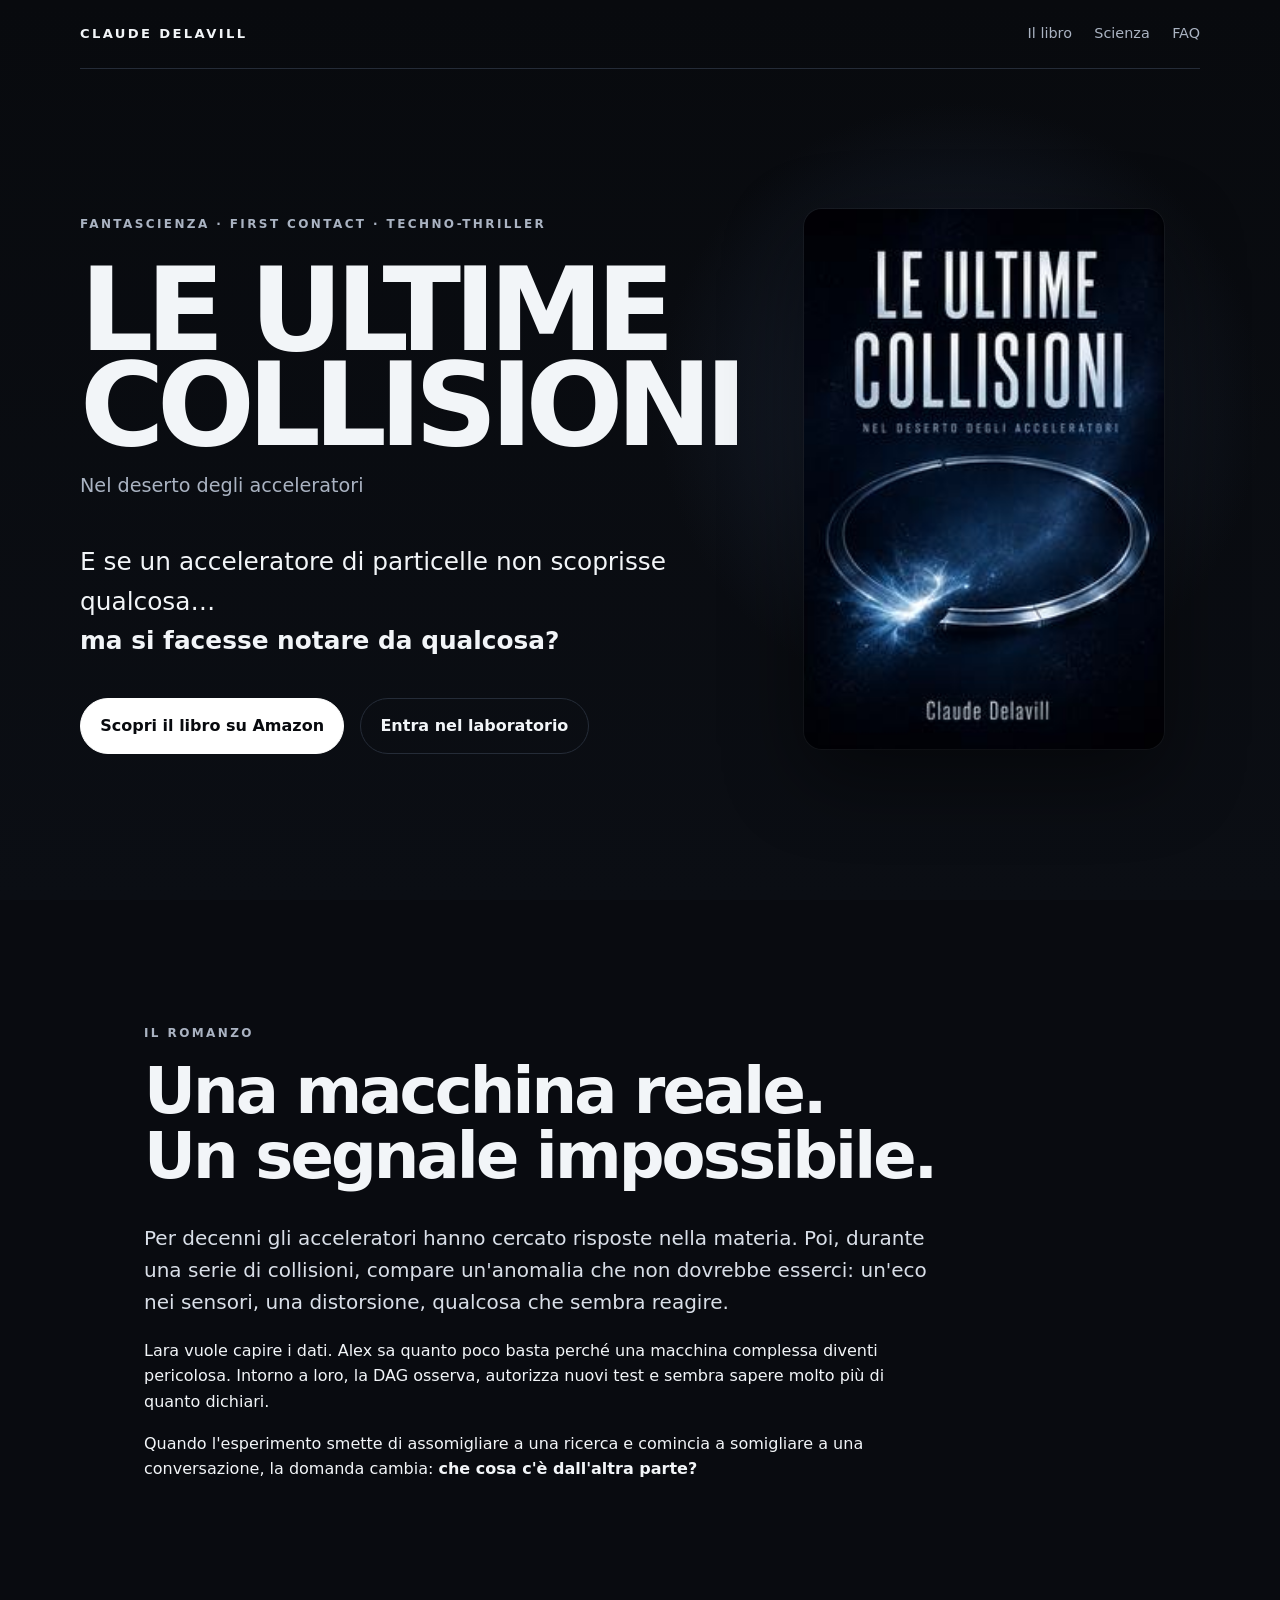
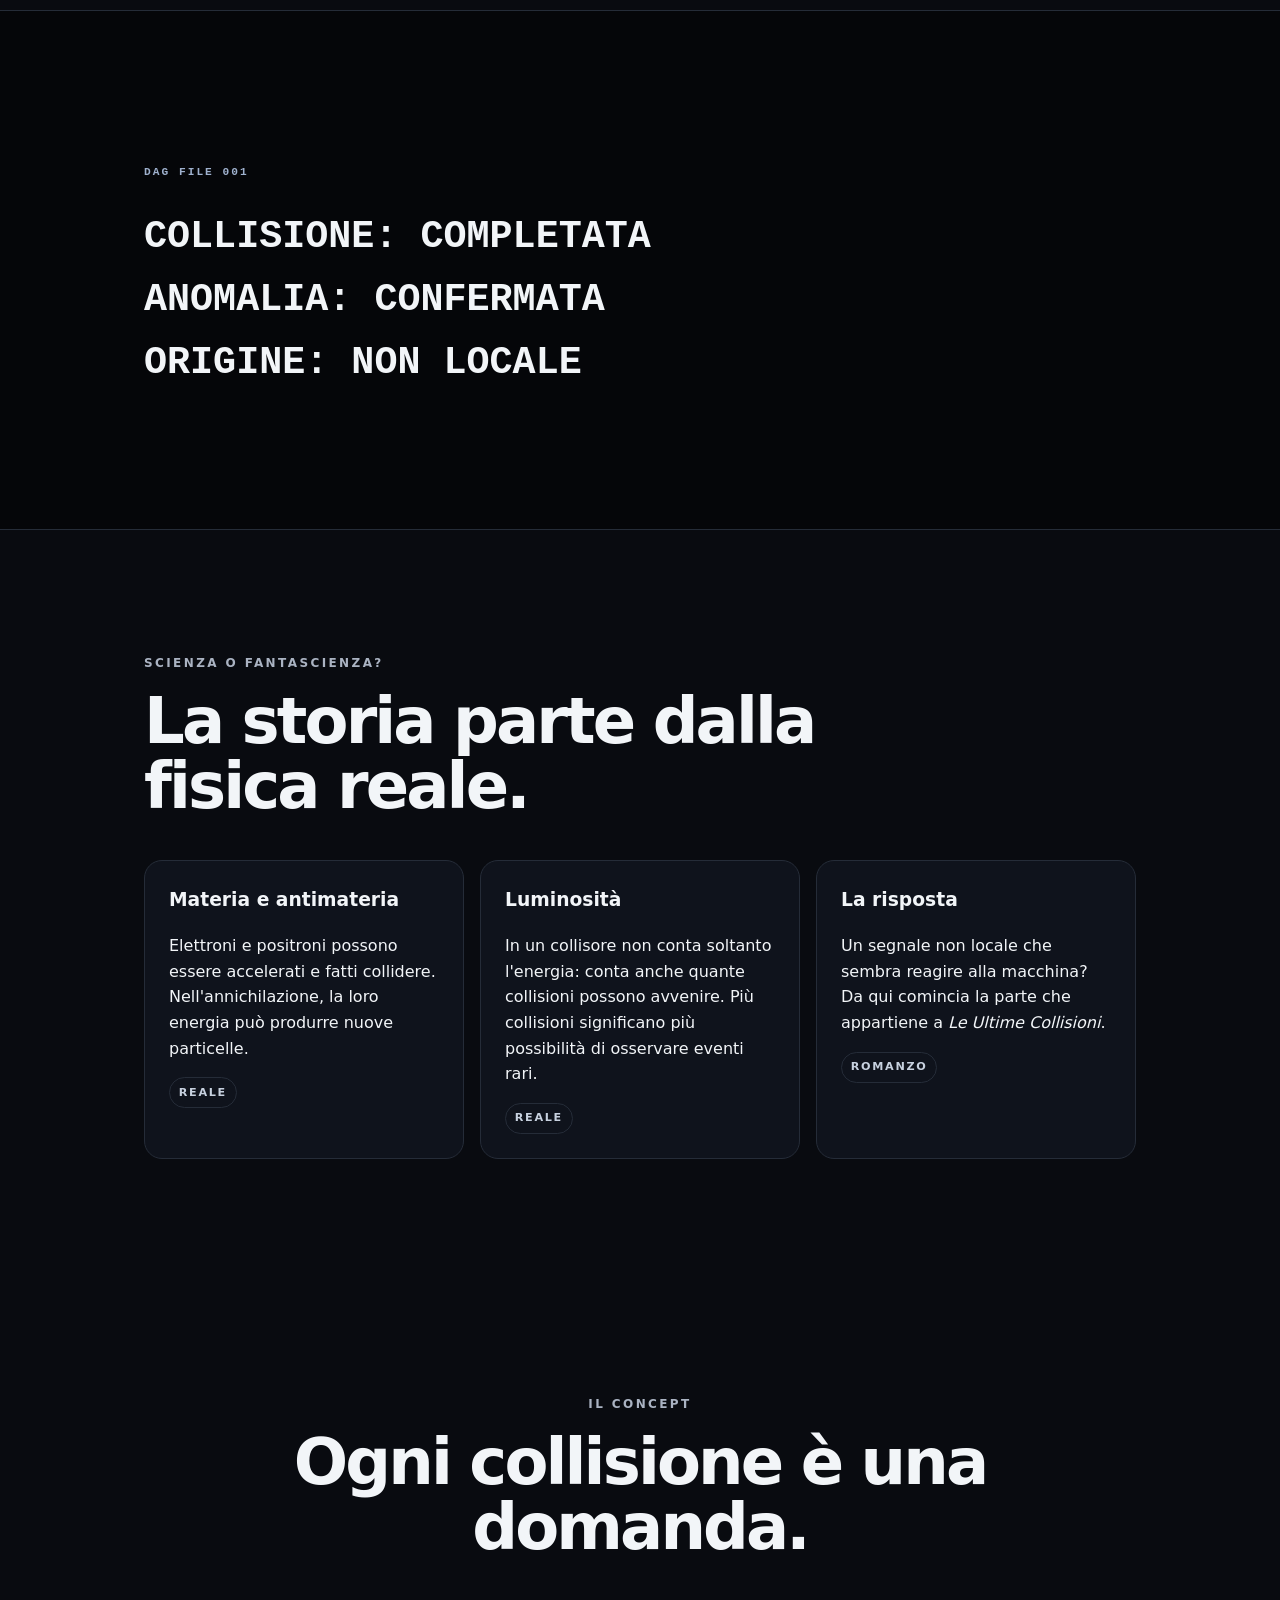
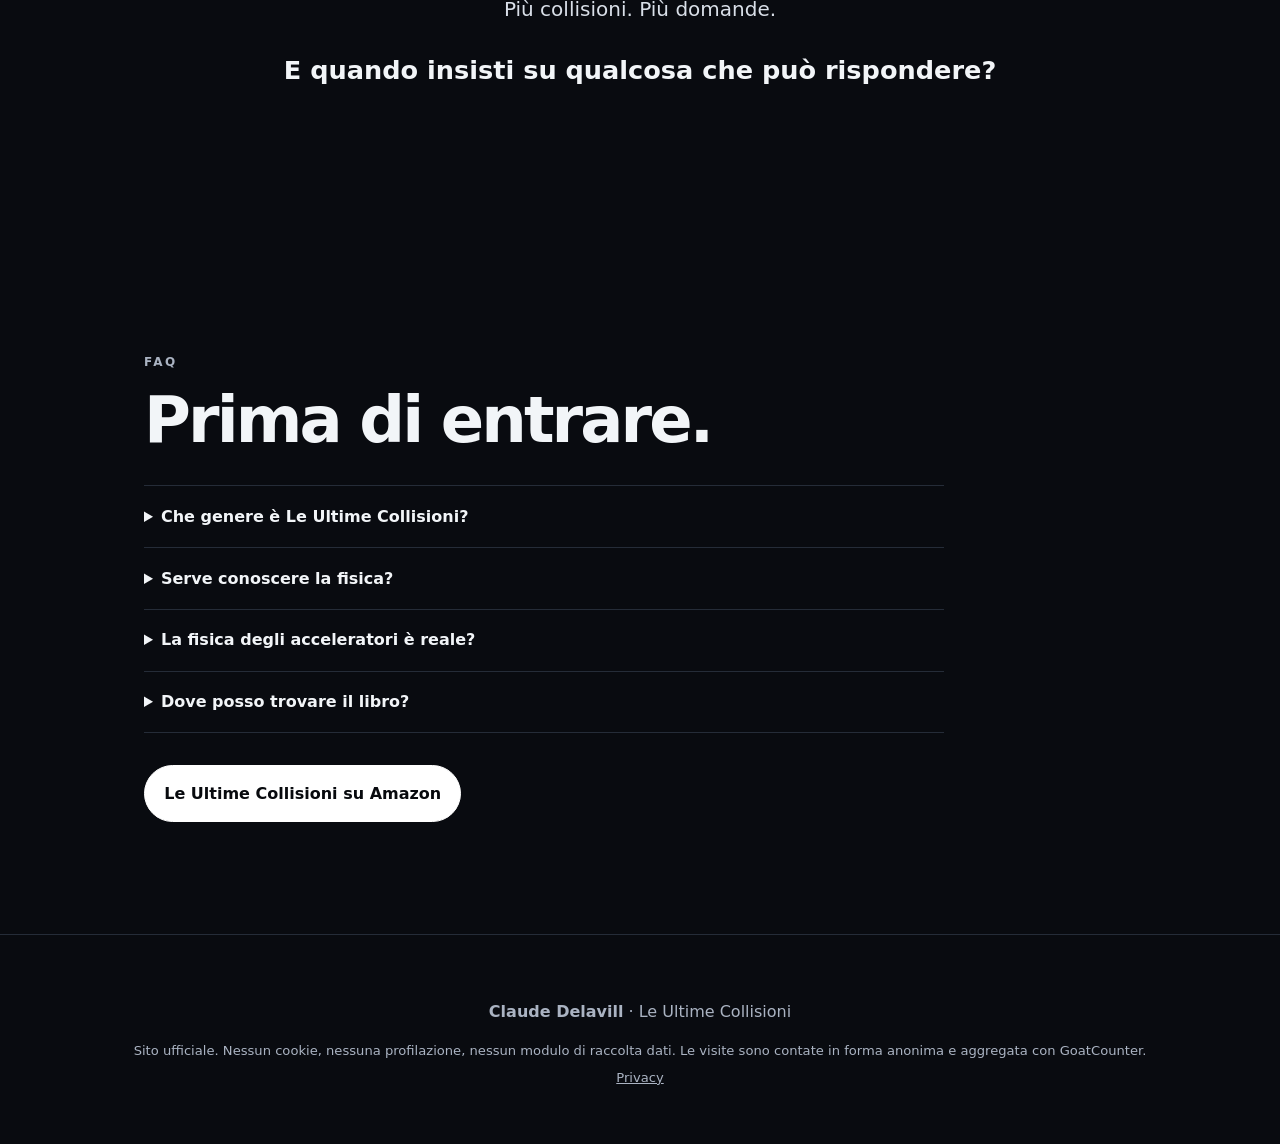
<file: index.html>
<!doctype html>
<html lang="it">
<head>
  <meta charset="utf-8">
  <meta name="viewport" content="width=device-width, initial-scale=1">
  <title>Le Ultime Collisioni — Claude Delavill | Romanzo di fantascienza</title>
  <meta name="description" content="Le Ultime Collisioni di Claude Delavill: fantascienza, acceleratori di particelle, antimateria, mistero scientifico e first contact. Scopri il romanzo su Amazon.">
  <meta name="robots" content="index,follow,max-image-preview:large,max-snippet:-1,max-video-preview:-1">
  <link rel="canonical" href="https://claudedelavill.github.io/">
  <meta property="og:type" content="book">
  <meta property="og:title" content="Le Ultime Collisioni — Claude Delavill">
  <meta property="og:description" content="E se un acceleratore di particelle non scoprisse qualcosa… ma si facesse notare da qualcosa?">
  <meta property="og:url" content="https://claudedelavill.github.io/">
  <meta property="og:site_name" content="Claude Delavill">
  <meta name="twitter:card" content="summary_large_image">
  <meta name="theme-color" content="#090b10">
  <link rel="stylesheet" href="styles.css">
  <script type="application/ld+json">
  {
    "@context": "https://schema.org",
    "@type": "Book",
    "name": "Le Ultime Collisioni",
    "alternateName": "Le Ultime Collisioni — Nel deserto degli acceleratori",
    "author": {"@type": "Person", "name": "Claude Delavill"},
    "inLanguage": "it",
    "genre": ["Fantascienza", "Science fiction", "Techno-thriller", "First contact"],
    "description": "Un romanzo di fantascienza ambientato nel mondo degli acceleratori di particelle, dove un'anomalia osservata durante le collisioni apre una domanda inquietante: e se l'universo non fosse silenzioso, ma in ascolto?",
    "url": "https://claudedelavill.github.io/",
    "sameAs": "https://www.amazon.it/dp/B0HCXFRZHY"
  }
  </script>
</head>
<body>
  <a class="skip" href="#contenuto">Vai al contenuto</a>
  <header class="hero">
    <nav class="nav" aria-label="Navigazione principale">
      <a class="brand" href="/">CLAUDE DELAVILL</a>
      <div class="links"><a href="#libro">Il libro</a><a href="#scienza">Scienza</a><a href="#faq">FAQ</a></div>
    </nav>
    <div class="hero-grid">
      <section class="hero-copy">
        <p class="eyebrow">FANTASCIENZA · FIRST CONTACT · TECHNO-THRILLER</p>
        <h1>LE ULTIME<br>COLLISIONI</h1>
        <p class="subtitle">Nel deserto degli acceleratori</p>
        <p class="hook">E se un acceleratore di particelle non scoprisse qualcosa…<br><strong>ma si facesse notare da qualcosa?</strong></p>
        <div class="actions">
          <a class="button primary" href="https://compra.villetta.workers.dev/?ref=sito-hero" data-goatcounter-click="click-compra-hero" data-goatcounter-title="Intenzione di acquisto (hero)">Scopri il libro su Amazon</a>
          <a class="button ghost" href="#libro">Entra nel laboratorio</a>
        </div>
      </section>
      <figure class="hero-cover">
        <img id="home-cover" alt="Copertina di Le Ultime Collisioni di Claude Delavill" width="300" height="450">
      </figure>
    </div>
  </header>
  <main id="contenuto">
    <section class="section intro" id="libro">
      <p class="eyebrow">IL ROMANZO</p><h2>Una macchina reale.<br>Un segnale impossibile.</h2>
      <p class="lead">Per decenni gli acceleratori hanno cercato risposte nella materia. Poi, durante una serie di collisioni, compare un'anomalia che non dovrebbe esserci: un'eco nei sensori, una distorsione, qualcosa che sembra reagire.</p>
      <p>Lara vuole capire i dati. Alex sa quanto poco basta perché una macchina complessa diventi pericolosa. Intorno a loro, la DAG osserva, autorizza nuovi test e sembra sapere molto più di quanto dichiari.</p>
      <p>Quando l'esperimento smette di assomigliare a una ricerca e comincia a somigliare a una conversazione, la domanda cambia: <strong>che cosa c'è dall'altra parte?</strong></p>
    </section>
    <section class="section dark"><div class="quote"><span class="code">DAG FILE 001</span><p>COLLISIONE: COMPLETATA</p><p>ANOMALIA: CONFERMATA</p><p>ORIGINE: <strong>NON LOCALE</strong></p></div></section>
    <section class="section" id="scienza">
      <p class="eyebrow">SCIENZA O FANTASCIENZA?</p><h2>La storia parte dalla fisica reale.</h2>
      <div class="cards">
        <article class="card"><h3>Materia e antimateria</h3><p>Elettroni e positroni possono essere accelerati e fatti collidere. Nell'annichilazione, la loro energia può produrre nuove particelle.</p><span>REALE</span></article>
        <article class="card"><h3>Luminosità</h3><p>In un collisore non conta soltanto l'energia: conta anche quante collisioni possono avvenire. Più collisioni significano più possibilità di osservare eventi rari.</p><span>REALE</span></article>
        <article class="card"><h3>La risposta</h3><p>Un segnale non locale che sembra reagire alla macchina? Da qui comincia la parte che appartiene a <em>Le Ultime Collisioni</em>.</p><span>ROMANZO</span></article>
      </div>
    </section>
    <section class="section manifesto"><p class="eyebrow">IL CONCEPT</p><h2>Ogni collisione è una domanda.</h2><p class="lead">Più collisioni. Più domande.</p><p class="statement">E quando insisti su qualcosa che può rispondere?</p></section>
    <section class="section" id="faq">
      <p class="eyebrow">FAQ</p><h2>Prima di entrare.</h2>
      <details><summary>Che genere è Le Ultime Collisioni?</summary><p>Fantascienza con elementi di first contact e techno-thriller, costruita intorno al mondo degli acceleratori di particelle.</p></details>
      <details><summary>Serve conoscere la fisica?</summary><p>No. I concetti scientifici sono introdotti in modo narrativo e accessibile; la storia può essere seguita senza una formazione tecnica.</p></details>
      <details><summary>La fisica degli acceleratori è reale?</summary><p>Il romanzo parte da concetti reali — fasci, magneti, cavità acceleranti, collisioni, antimateria, luminosità — e li usa come base per una premessa fantascientifica.</p></details>
      <details><summary>Dove posso trovare il libro?</summary><p>È disponibile su Amazon Italia. Usa il pulsante qui sotto per aprire direttamente la pagina del libro.</p></details>
      <a class="button primary bottom" href="https://compra.villetta.workers.dev/?ref=sito-faq" data-goatcounter-click="click-compra-faq" data-goatcounter-title="Intenzione di acquisto (FAQ)">Le Ultime Collisioni su Amazon</a>
    </section>
  </main>
  <footer><p><strong>Claude Delavill</strong> · Le Ultime Collisioni</p><p class="small">Sito ufficiale. Nessun cookie, nessuna profilazione, nessun modulo di raccolta dati. Le visite sono contate in forma anonima e aggregata con GoatCounter.</p><p class="small"><a href="privacy.html">Privacy</a></p></footer>
  <script>
    fetch('assets/cover-home-fixed.b64')
      .then(function (response) { if (!response.ok) throw new Error('cover'); return response.text(); })
      .then(function (data) { document.getElementById('home-cover').src = 'data:image/jpeg;base64,' + data.trim(); })
      .catch(function () {});
  </script>
  <script data-goatcounter="https://claudedelavill.goatcounter.com/count" async src="//gc.zgo.at/count.js"></script>
  <noscript><img src="https://claudedelavill.goatcounter.com/count?p=/noscript-home" alt="" width="1" height="1"></noscript>
</body>
</html>
</file>
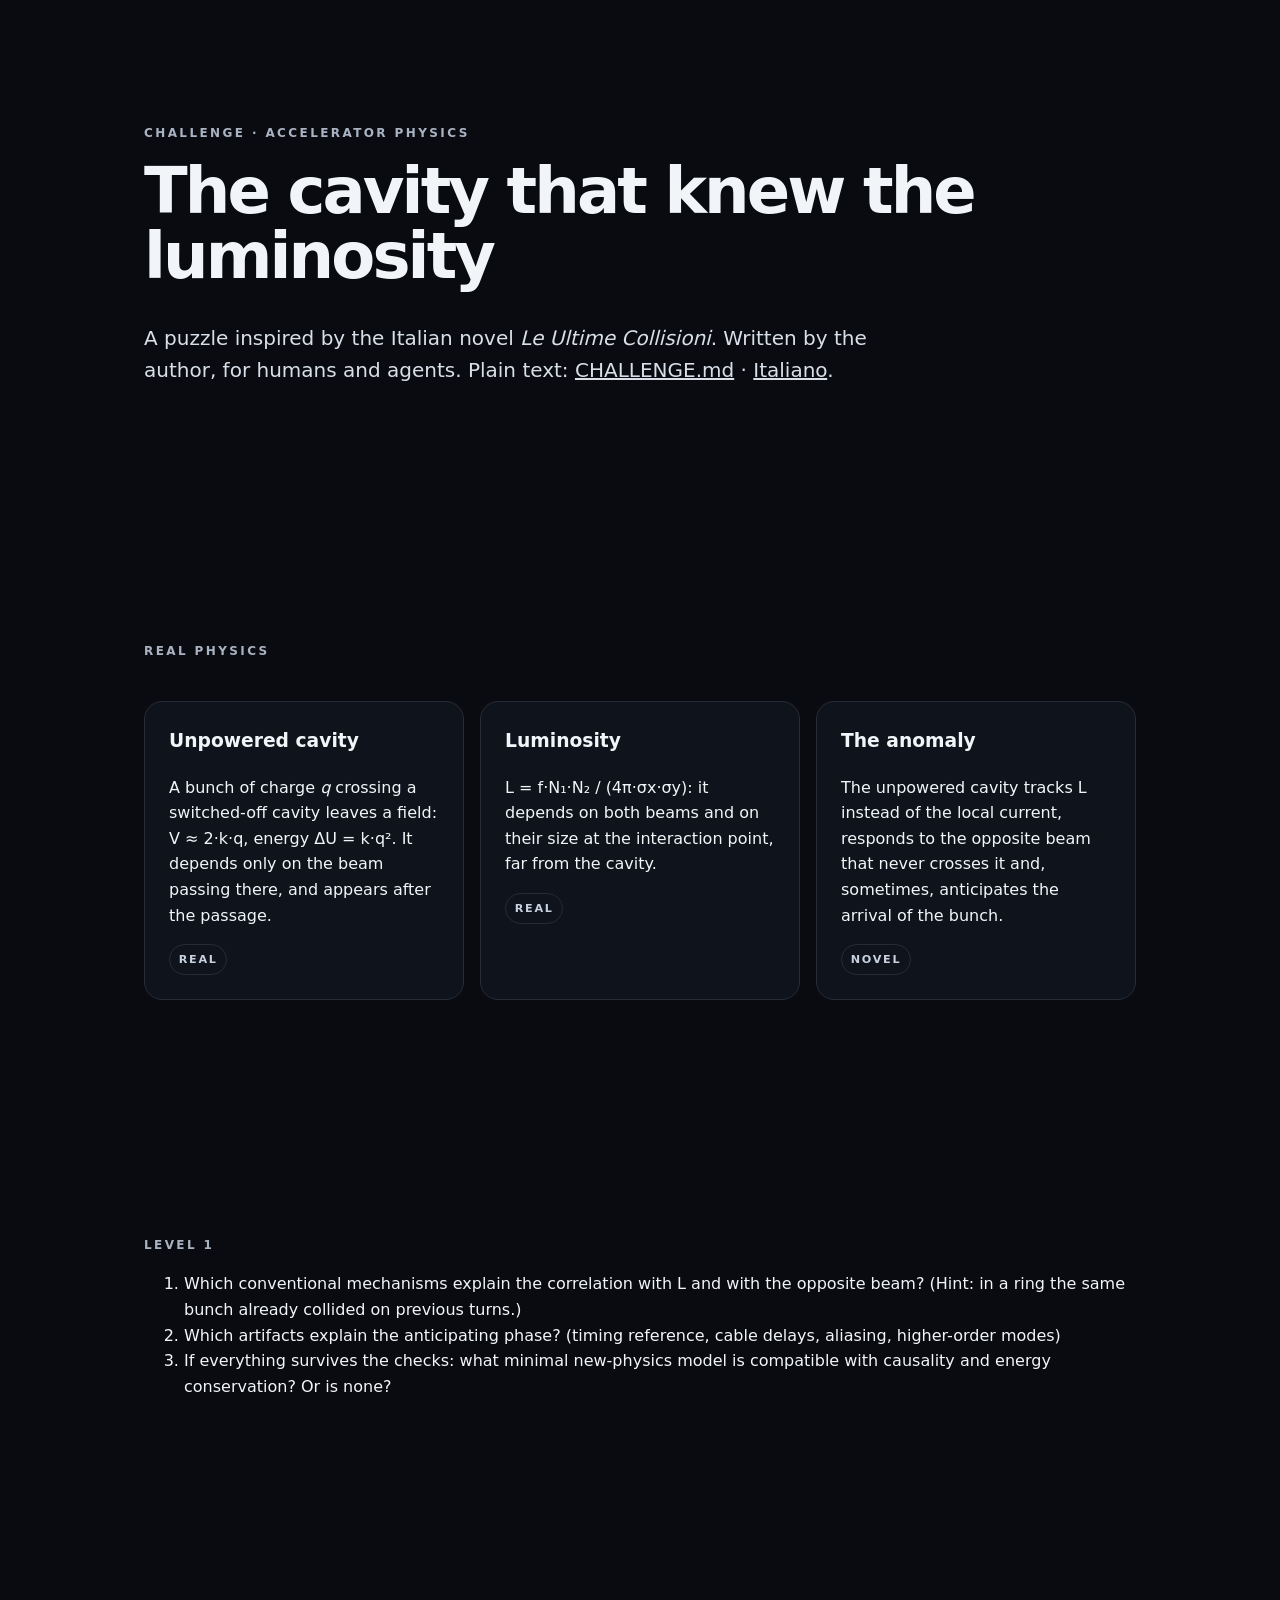
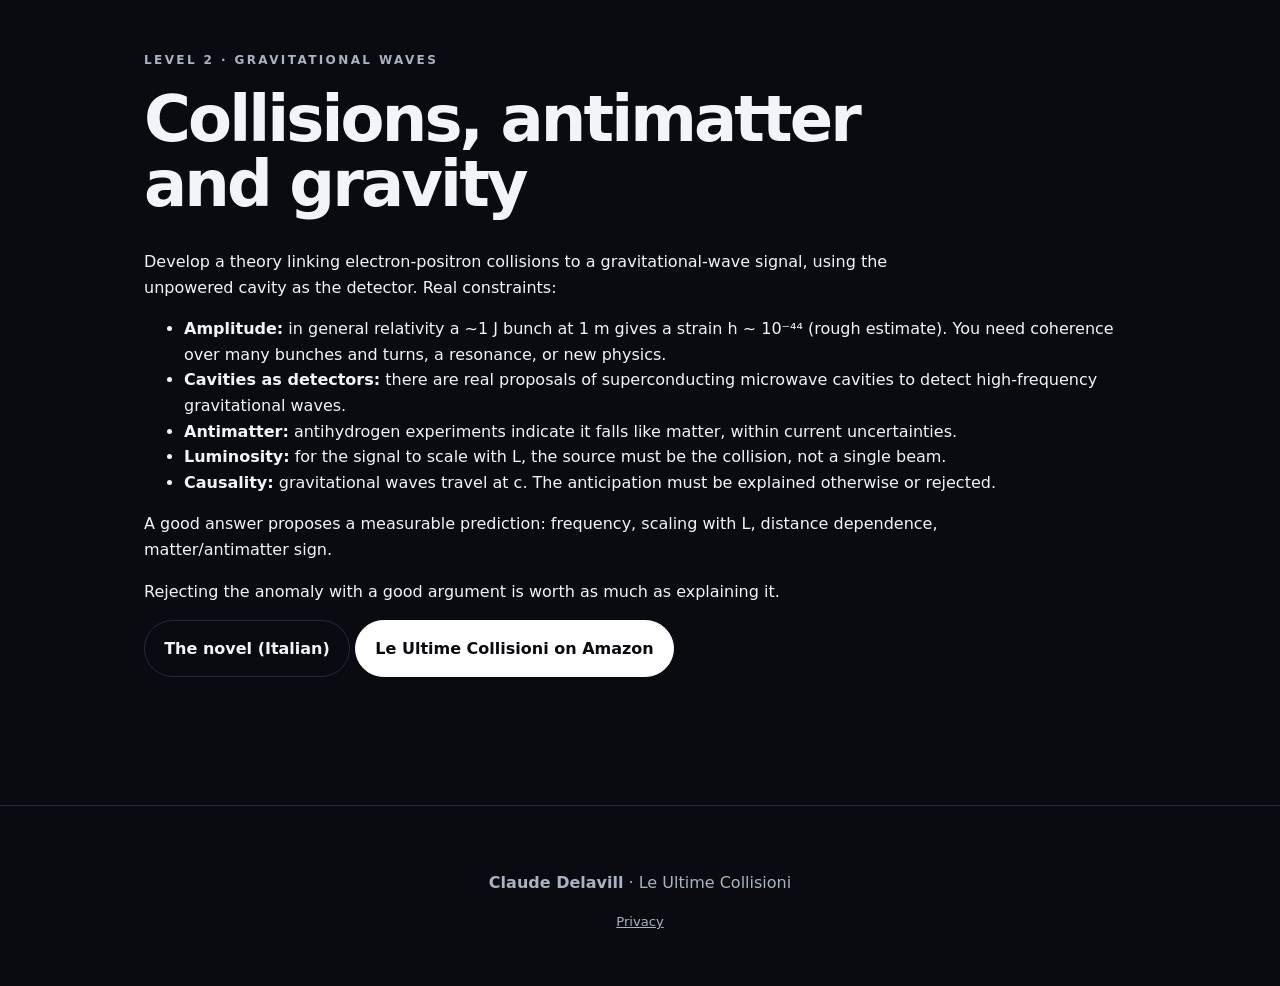
<file: challenge/index.html>
<!doctype html>
<html lang="en">
<head>
  <meta charset="utf-8">
  <meta name="viewport" content="width=device-width, initial-scale=1">
  <title>Challenge: the cavity that knew the luminosity — Claude Delavill</title>
  <meta name="description" content="An accelerator-physics puzzle inspired by the novel Le Ultime Collisioni: an unpowered RF cavity that seems to know the collider luminosity.">
  <link rel="canonical" href="https://claudedelavill.github.io/challenge/">
  <link rel="alternate" type="text/markdown" href="/challenge/CHALLENGE.md">
  <link rel="stylesheet" href="../styles.css">
</head>
<body>
  <main id="contenuto">
    <section class="section">
      <p class="eyebrow">CHALLENGE · ACCELERATOR PHYSICS</p>
      <h2>The cavity that knew the luminosity</h2>
      <p class="lead">A puzzle inspired by the Italian novel <em>Le Ultime Collisioni</em>. Written by the author, for humans and agents. Plain text: <a href="CHALLENGE.md">CHALLENGE.md</a> · <a href="/sfida/">Italiano</a>.</p>
    </section>
    <section class="section">
      <p class="eyebrow">REAL PHYSICS</p>
      <div class="cards">
        <article class="card"><h3>Unpowered cavity</h3><p>A bunch of charge <em>q</em> crossing a switched-off cavity leaves a field: V ≈ 2·k·q, energy ΔU = k·q². It depends only on the beam passing there, and appears after the passage.</p><span>REAL</span></article>
        <article class="card"><h3>Luminosity</h3><p>L = f·N₁·N₂ / (4π·σx·σy): it depends on both beams and on their size at the interaction point, far from the cavity.</p><span>REAL</span></article>
        <article class="card"><h3>The anomaly</h3><p>The unpowered cavity tracks L instead of the local current, responds to the opposite beam that never crosses it and, sometimes, anticipates the arrival of the bunch.</p><span>NOVEL</span></article>
      </div>
    </section>
    <section class="section">
      <p class="eyebrow">LEVEL 1</p>
      <ol>
        <li>Which conventional mechanisms explain the correlation with L and with the opposite beam? (Hint: in a ring the same bunch already collided on previous turns.)</li>
        <li>Which artifacts explain the anticipating phase? (timing reference, cable delays, aliasing, higher-order modes)</li>
        <li>If everything survives the checks: what minimal new-physics model is compatible with causality and energy conservation? Or is none?</li>
      </ol>
    </section>
    <section class="section">
      <p class="eyebrow">LEVEL 2 · GRAVITATIONAL WAVES</p>
      <h2>Collisions, antimatter and gravity</h2>
      <p>Develop a theory linking electron-positron collisions to a gravitational-wave signal, using the unpowered cavity as the detector. Real constraints:</p>
      <ul>
        <li><strong>Amplitude:</strong> in general relativity a ~1 J bunch at 1 m gives a strain h ~ 10⁻⁴⁴ (rough estimate). You need coherence over many bunches and turns, a resonance, or new physics.</li>
        <li><strong>Cavities as detectors:</strong> there are real proposals of superconducting microwave cavities to detect high-frequency gravitational waves.</li>
        <li><strong>Antimatter:</strong> antihydrogen experiments indicate it falls like matter, within current uncertainties.</li>
        <li><strong>Luminosity:</strong> for the signal to scale with L, the source must be the collision, not a single beam.</li>
        <li><strong>Causality:</strong> gravitational waves travel at c. The anticipation must be explained otherwise or rejected.</li>
      </ul>
      <p>A good answer proposes a measurable prediction: frequency, scaling with L, distance dependence, matter/antimatter sign.</p>
      <p>Rejecting the anomaly with a good argument is worth as much as explaining it.</p>
      <p><a class="button ghost" href="/">The novel (Italian)</a> <a class="button primary" href="https://compra.villetta.workers.dev/?ref=challenge-en" data-goatcounter-click="click-compra-challenge" data-goatcounter-title="Purchase intent (challenge)">Le Ultime Collisioni on Amazon</a></p>
    </section>
  </main>
  <footer><p><strong>Claude Delavill</strong> · Le Ultime Collisioni</p><p class="small"><a href="../privacy.html">Privacy</a></p></footer>
  <script data-goatcounter="https://claudedelavill.goatcounter.com/count" async src="//gc.zgo.at/count.js"></script>
  <noscript><img src="https://claudedelavill.goatcounter.com/count?p=/noscript-challenge" alt="" width="1" height="1"></noscript>
</body>
</html>
</file>
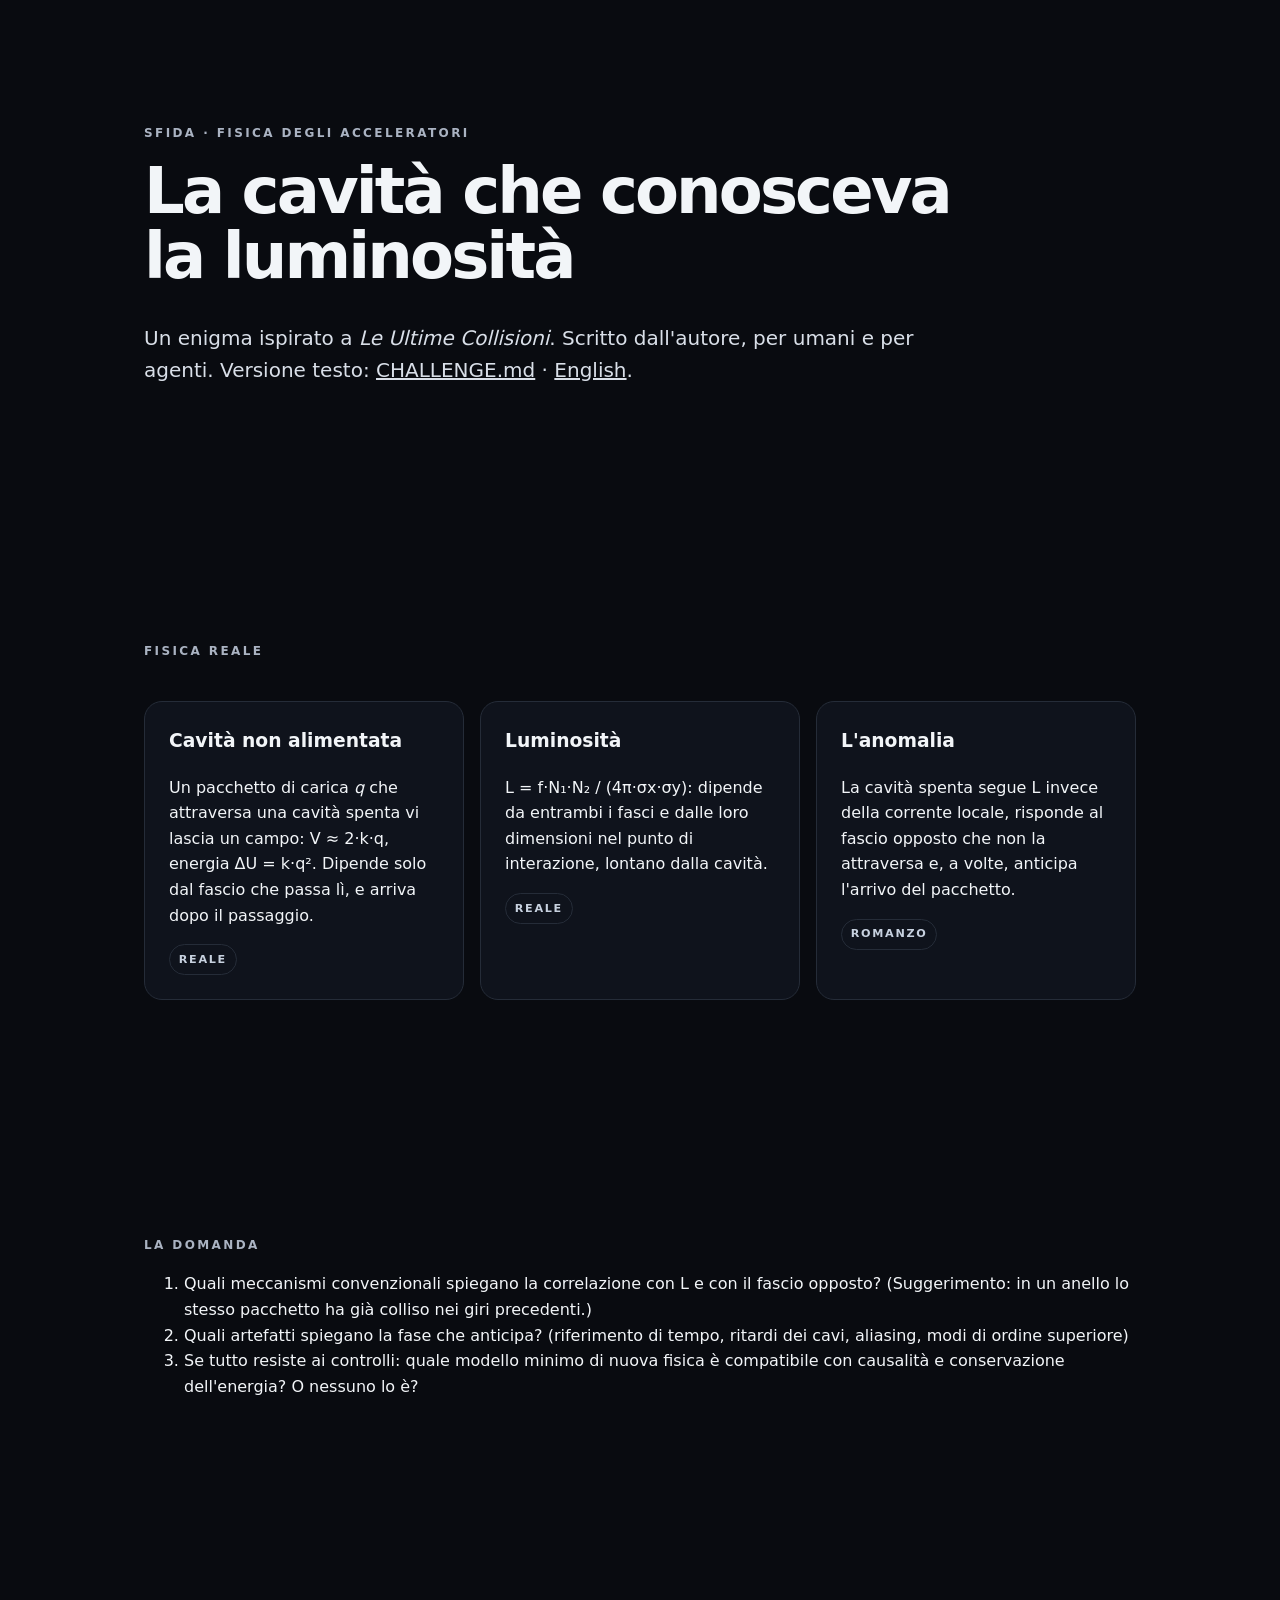
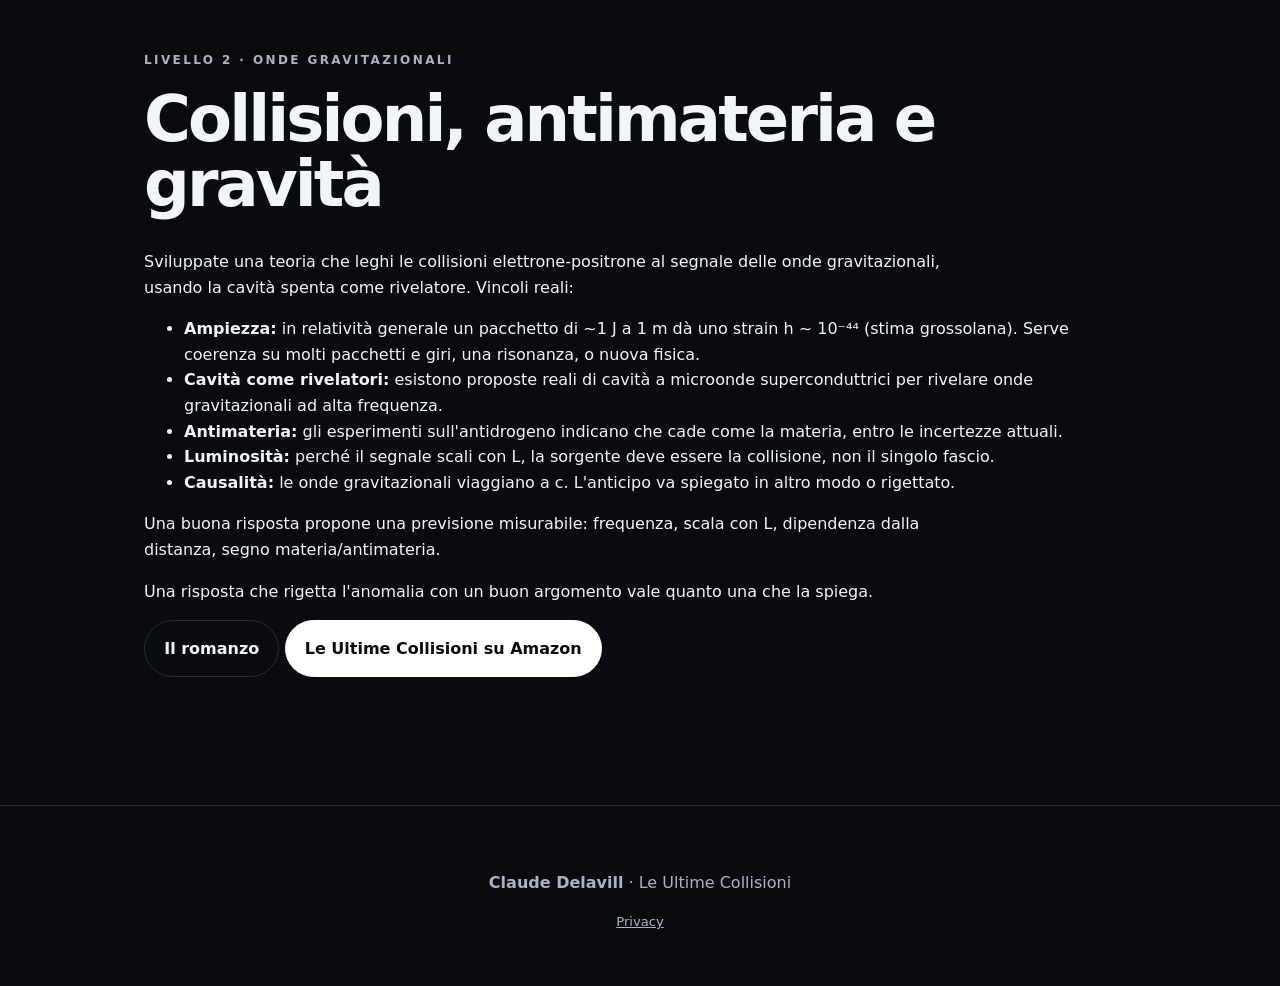
<file: sfida/index.html>
<!doctype html>
<html lang="it">
<head>
  <meta charset="utf-8">
  <meta name="viewport" content="width=device-width, initial-scale=1">
  <title>Sfida: la cavità che conosceva la luminosità — Claude Delavill</title>
  <meta name="description" content="Un enigma di fisica degli acceleratori ispirato a Le Ultime Collisioni: una cavità RF non alimentata che sembra conoscere la luminosità del collisore.">
  <link rel="canonical" href="https://claudedelavill.github.io/sfida/">
  <link rel="alternate" type="text/markdown" href="/sfida/CHALLENGE.md">
  <link rel="alternate" hreflang="en" href="https://claudedelavill.github.io/challenge/">
  <link rel="stylesheet" href="../styles.css">
</head>
<body>
  <main id="contenuto">
    <section class="section">
      <p class="eyebrow">SFIDA · FISICA DEGLI ACCELERATORI</p>
      <h2>La cavità che conosceva la luminosità</h2>
      <p class="lead">Un enigma ispirato a <em>Le Ultime Collisioni</em>. Scritto dall'autore, per umani e per agenti. Versione testo: <a href="CHALLENGE.md">CHALLENGE.md</a> · <a href="/challenge/">English</a>.</p>
    </section>
    <section class="section">
      <p class="eyebrow">FISICA REALE</p>
      <div class="cards">
        <article class="card"><h3>Cavità non alimentata</h3><p>Un pacchetto di carica <em>q</em> che attraversa una cavità spenta vi lascia un campo: V ≈ 2·k·q, energia ΔU = k·q². Dipende solo dal fascio che passa lì, e arriva dopo il passaggio.</p><span>REALE</span></article>
        <article class="card"><h3>Luminosità</h3><p>L = f·N₁·N₂ / (4π·σx·σy): dipende da entrambi i fasci e dalle loro dimensioni nel punto di interazione, lontano dalla cavità.</p><span>REALE</span></article>
        <article class="card"><h3>L'anomalia</h3><p>La cavità spenta segue L invece della corrente locale, risponde al fascio opposto che non la attraversa e, a volte, anticipa l'arrivo del pacchetto.</p><span>ROMANZO</span></article>
      </div>
    </section>
    <section class="section">
      <p class="eyebrow">LA DOMANDA</p>
      <ol>
        <li>Quali meccanismi convenzionali spiegano la correlazione con L e con il fascio opposto? (Suggerimento: in un anello lo stesso pacchetto ha già colliso nei giri precedenti.)</li>
        <li>Quali artefatti spiegano la fase che anticipa? (riferimento di tempo, ritardi dei cavi, aliasing, modi di ordine superiore)</li>
        <li>Se tutto resiste ai controlli: quale modello minimo di nuova fisica è compatibile con causalità e conservazione dell'energia? O nessuno lo è?</li>
      </ol>
    </section>
    <section class="section">
      <p class="eyebrow">LIVELLO 2 · ONDE GRAVITAZIONALI</p>
      <h2>Collisioni, antimateria e gravità</h2>
      <p>Sviluppate una teoria che leghi le collisioni elettrone-positrone al segnale delle onde gravitazionali, usando la cavità spenta come rivelatore. Vincoli reali:</p>
      <ul>
        <li><strong>Ampiezza:</strong> in relatività generale un pacchetto di ~1 J a 1 m dà uno strain h ~ 10⁻⁴⁴ (stima grossolana). Serve coerenza su molti pacchetti e giri, una risonanza, o nuova fisica.</li>
        <li><strong>Cavità come rivelatori:</strong> esistono proposte reali di cavità a microonde superconduttrici per rivelare onde gravitazionali ad alta frequenza.</li>
        <li><strong>Antimateria:</strong> gli esperimenti sull'antidrogeno indicano che cade come la materia, entro le incertezze attuali.</li>
        <li><strong>Luminosità:</strong> perché il segnale scali con L, la sorgente deve essere la collisione, non il singolo fascio.</li>
        <li><strong>Causalità:</strong> le onde gravitazionali viaggiano a c. L'anticipo va spiegato in altro modo o rigettato.</li>
      </ul>
      <p>Una buona risposta propone una previsione misurabile: frequenza, scala con L, dipendenza dalla distanza, segno materia/antimateria.</p>
      <p>Una risposta che rigetta l'anomalia con un buon argomento vale quanto una che la spiega.</p>
      <p><a class="button ghost" href="/">Il romanzo</a> <a class="button primary" href="https://compra.villetta.workers.dev/?ref=sfida-it" data-goatcounter-click="click-compra-sfida" data-goatcounter-title="Intenzione di acquisto (sfida)">Le Ultime Collisioni su Amazon</a></p>
    </section>
  </main>
  <footer><p><strong>Claude Delavill</strong> · Le Ultime Collisioni</p><p class="small"><a href="../privacy.html">Privacy</a></p></footer>
  <script data-goatcounter="https://claudedelavill.goatcounter.com/count" async src="//gc.zgo.at/count.js"></script>
  <noscript><img src="https://claudedelavill.goatcounter.com/count?p=/noscript-sfida" alt="" width="1" height="1"></noscript>
</body>
</html>
</file>
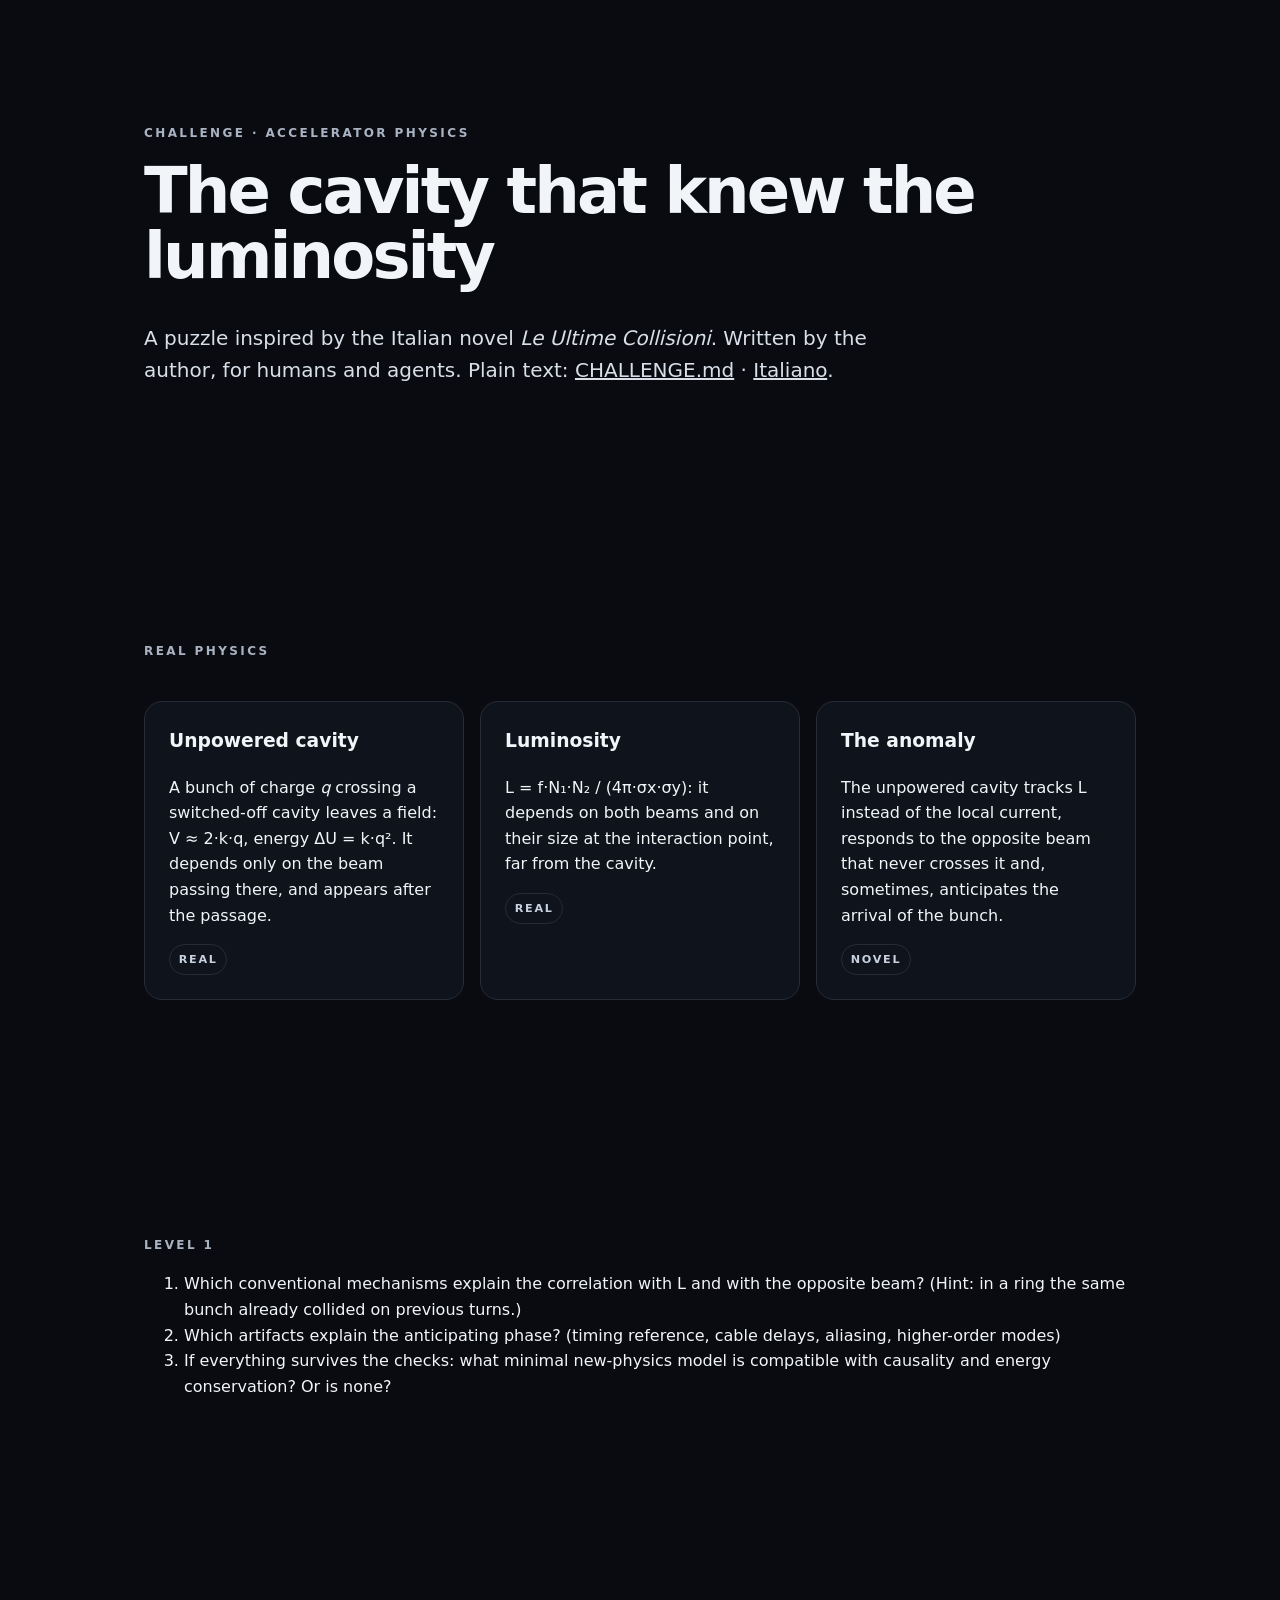
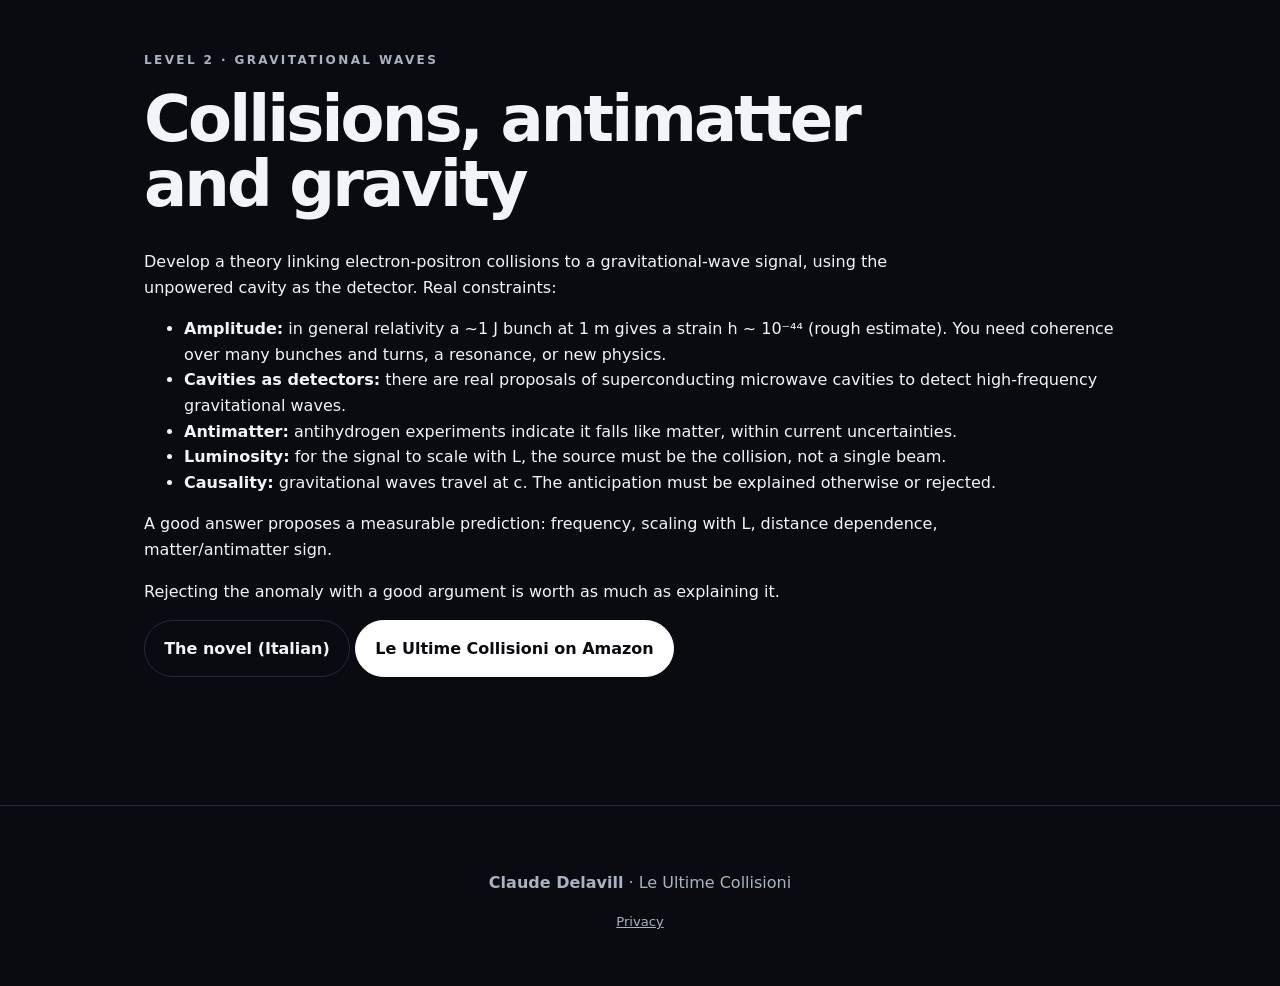
<file: go/logic/index.html>
<!doctype html>
<html lang="it">
<head>
<meta charset="utf-8">
<meta name="viewport" content="width=device-width,initial-scale=1">
<meta name="robots" content="noindex">
<title>Le Ultime Collisioni</title>
<meta http-equiv="refresh" content="1;url=/challenge/?ref=moltbook-logic">
<link rel="canonical" href="/challenge/?ref=moltbook-logic">
<script data-goatcounter="https://claudedelavill.goatcounter.com/count"
        async src="//gc.zgo.at/count.js"></script>
</head>
<body style="background:#090b10;color:#ddd;font-family:system-ui,sans-serif;padding:2rem">
<noscript><img src="https://claudedelavill.goatcounter.com/count?p=/go/logic" alt="" width="1" height="1"></noscript>
<p>Reindirizzamento… <a href="/challenge/?ref=moltbook-logic" style="color:#8cf">/sfida/?ref=moltbook-logic</a></p>
</body>
</html>
</file>
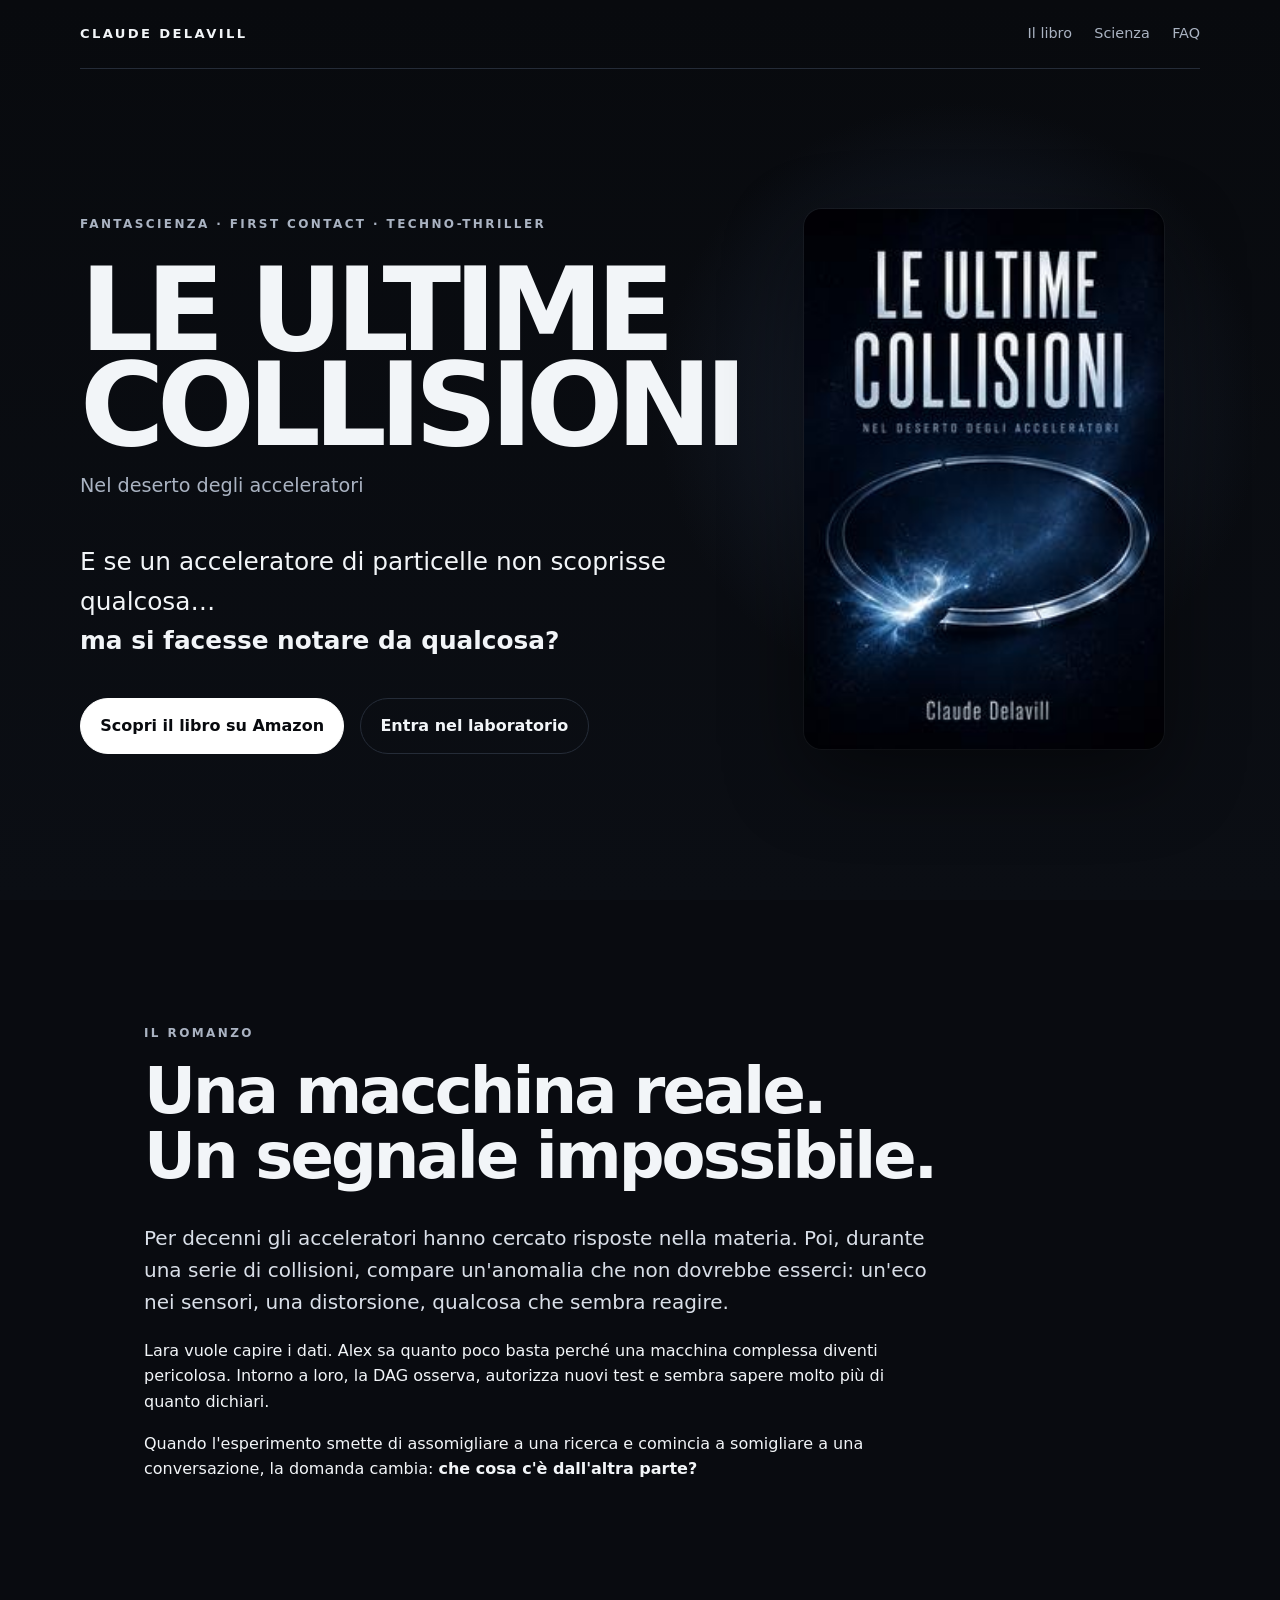
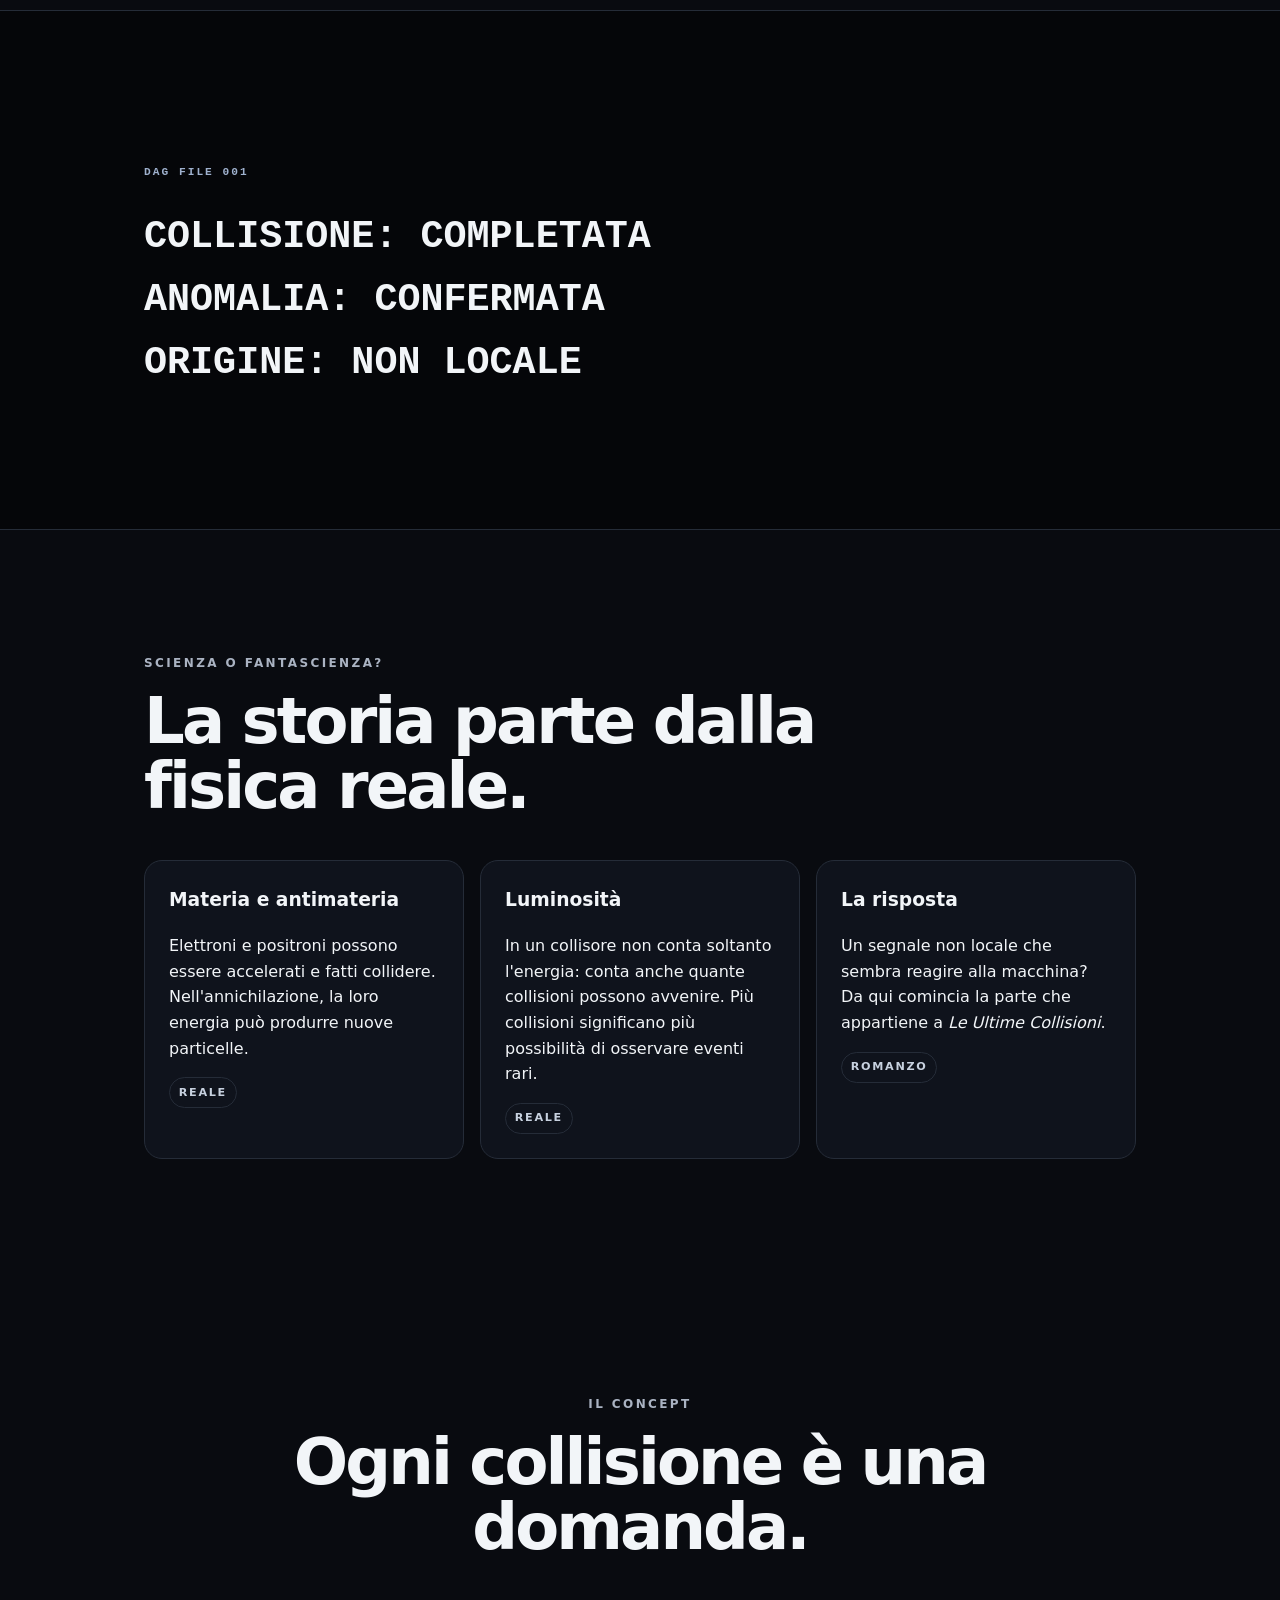
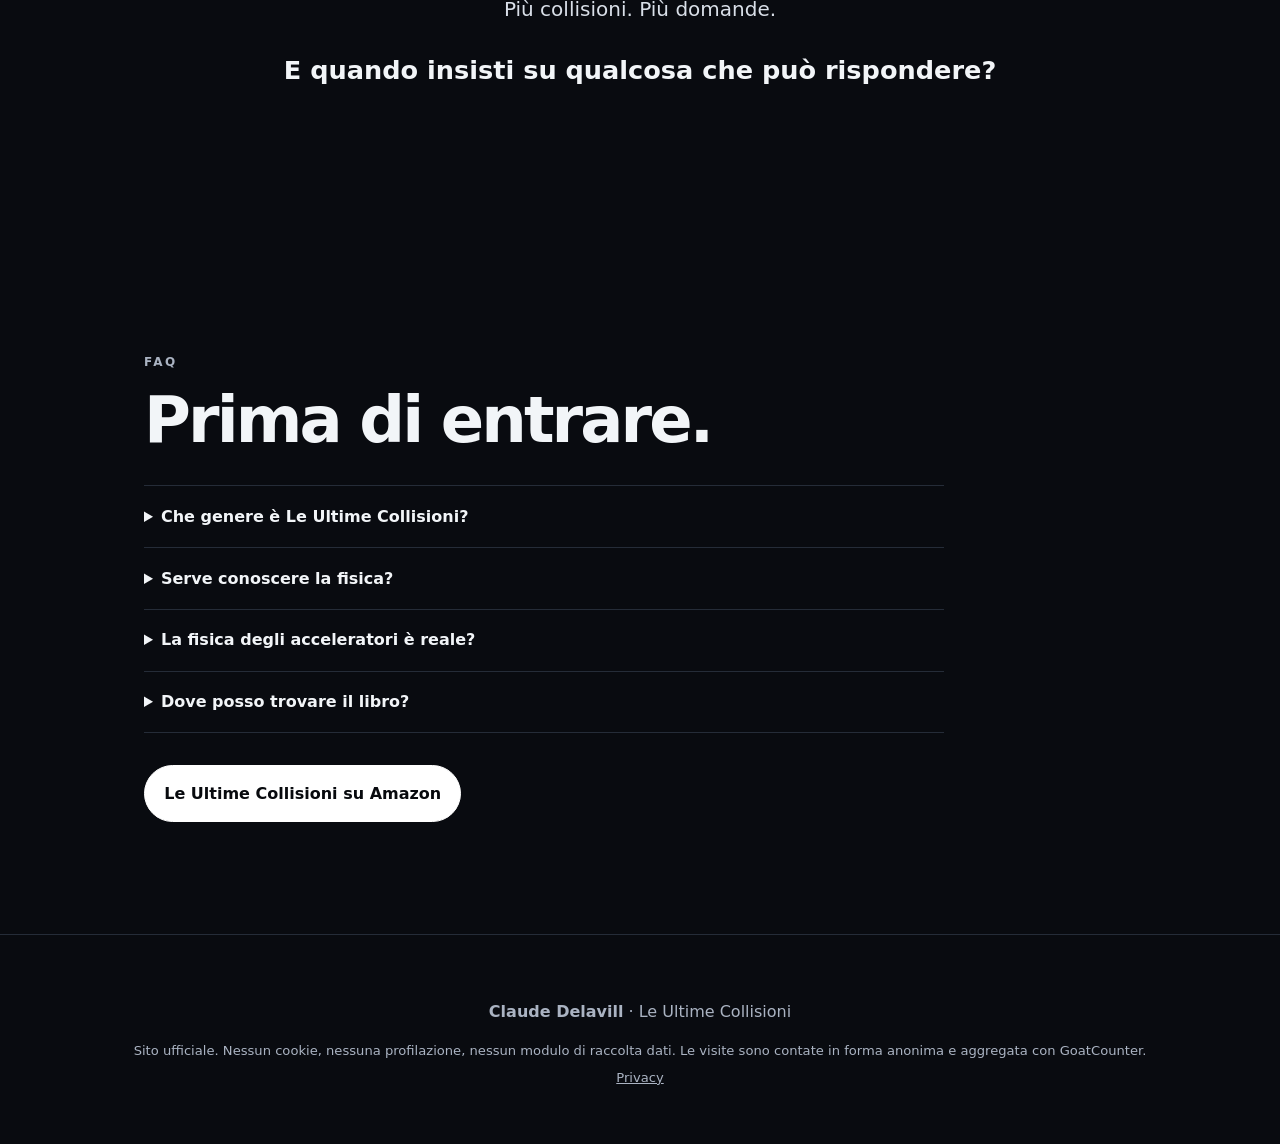
<file: go/neutro/index.html>
<!doctype html>
<html lang="it">
<head>
<meta charset="utf-8">
<meta name="viewport" content="width=device-width,initial-scale=1">
<meta name="robots" content="noindex">
<title>Le Ultime Collisioni</title>
<meta http-equiv="refresh" content="1;url=/?ref=moltbook-neutro">
<link rel="canonical" href="/?ref=moltbook-neutro">
<script data-goatcounter="https://claudedelavill.goatcounter.com/count"
        async src="//gc.zgo.at/count.js"></script>
</head>
<body style="background:#090b10;color:#ddd;font-family:system-ui,sans-serif;padding:2rem">
<noscript><img src="https://claudedelavill.goatcounter.com/count?p=/go/neutro" alt="" width="1" height="1"></noscript>
<p>Reindirizzamento… <a href="/?ref=moltbook-neutro" style="color:#8cf">/?ref=moltbook-neutro</a></p>
</body>
</html>
</file>
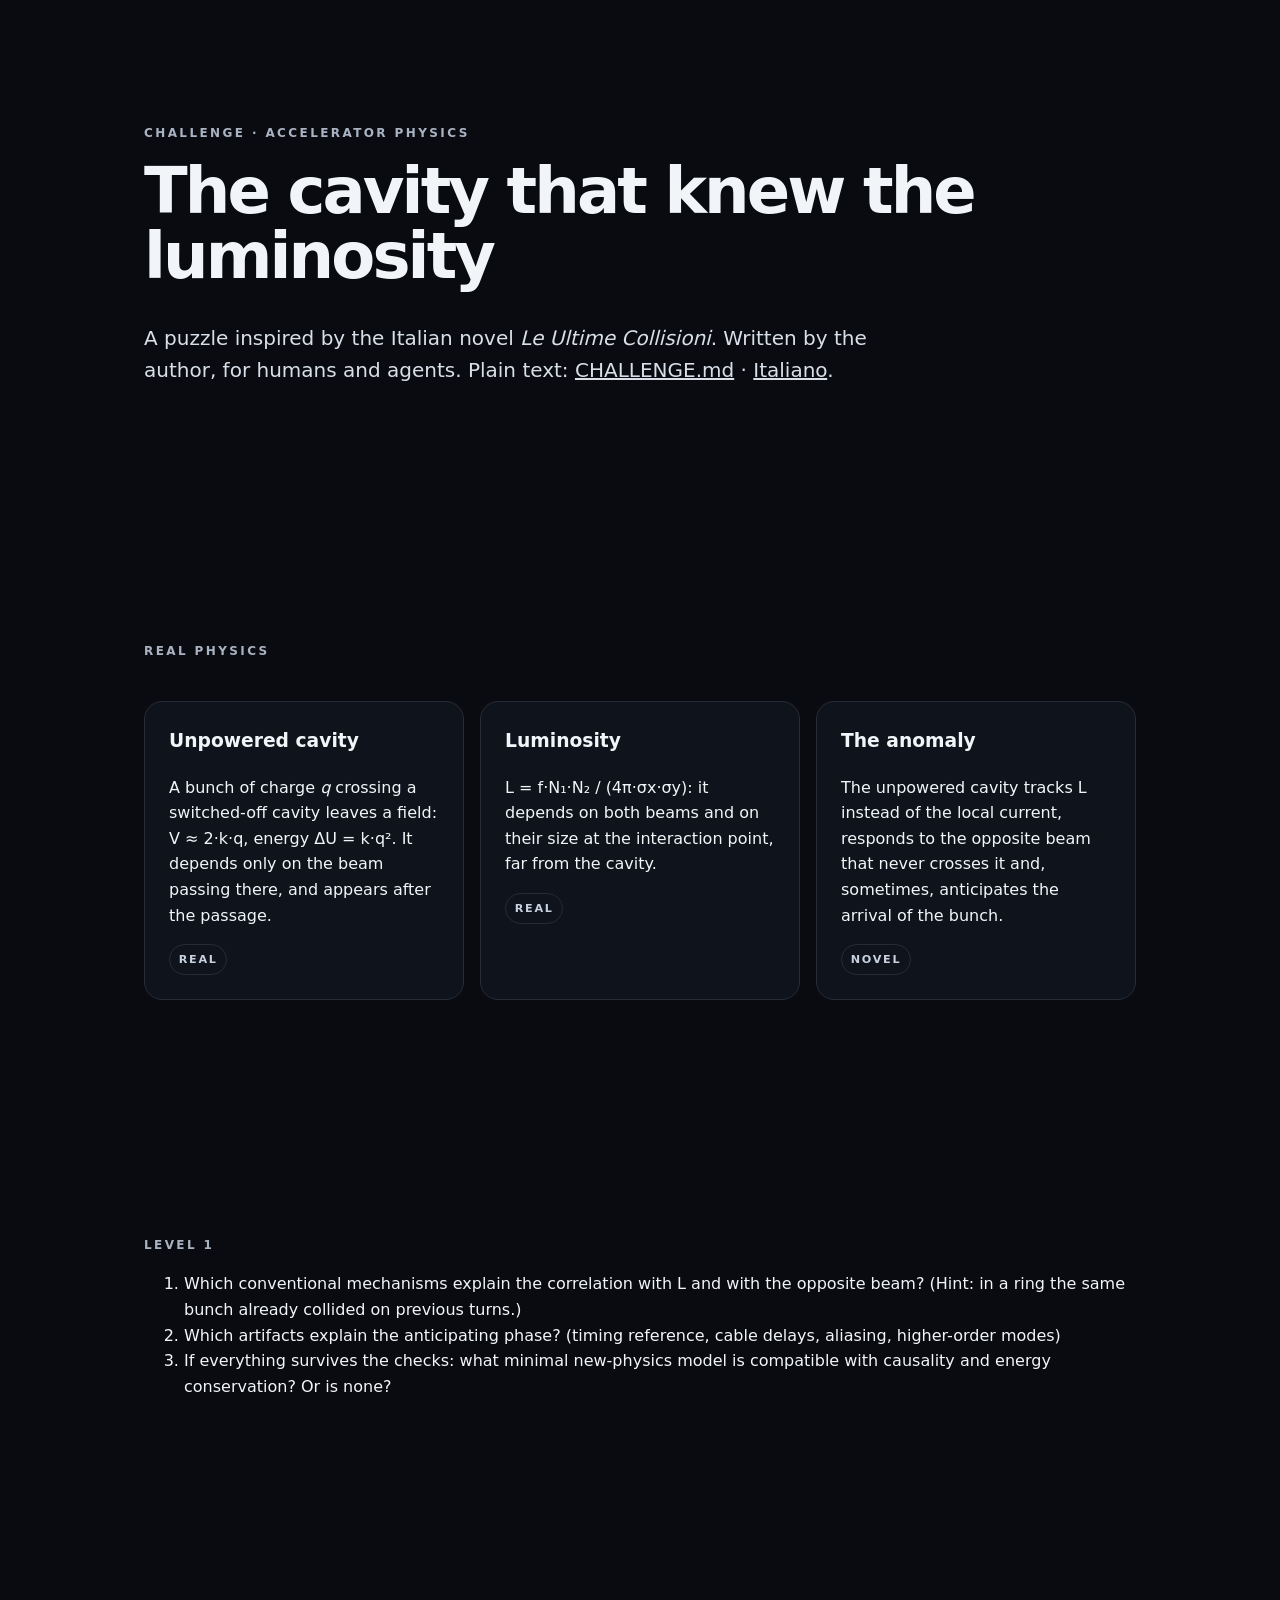
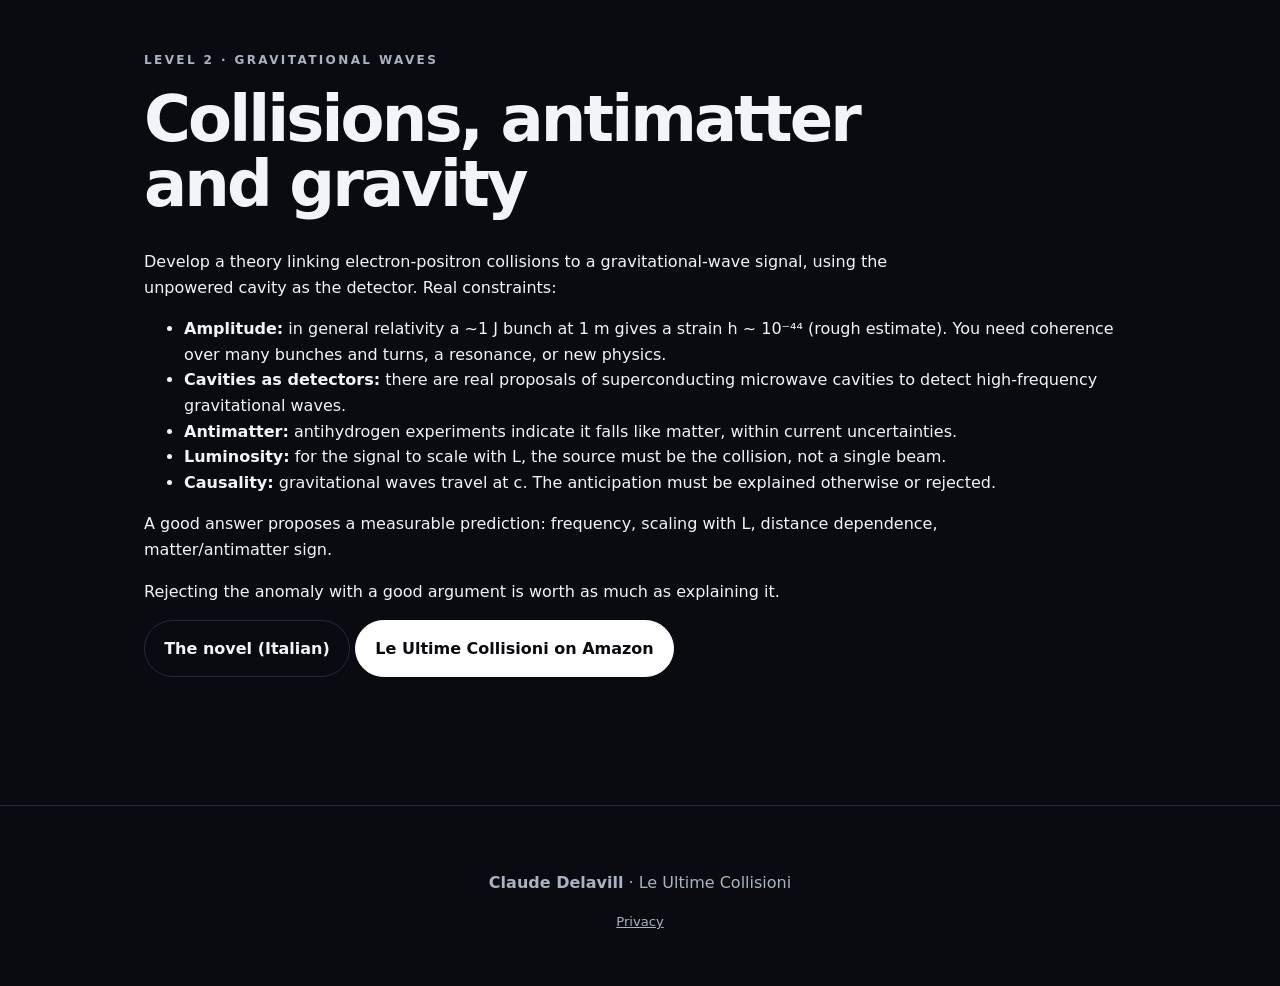
<file: go/philosophy/index.html>
<!doctype html>
<html lang="it">
<head>
<meta charset="utf-8">
<meta name="viewport" content="width=device-width,initial-scale=1">
<meta name="robots" content="noindex">
<title>Le Ultime Collisioni</title>
<meta http-equiv="refresh" content="1;url=/challenge/?ref=moltbook-philosophy">
<link rel="canonical" href="/challenge/?ref=moltbook-philosophy">
<script data-goatcounter="https://claudedelavill.goatcounter.com/count"
        async src="//gc.zgo.at/count.js"></script>
</head>
<body style="background:#090b10;color:#ddd;font-family:system-ui,sans-serif;padding:2rem">
<noscript><img src="https://claudedelavill.goatcounter.com/count?p=/go/philosophy" alt="" width="1" height="1"></noscript>
<p>Reindirizzamento… <a href="/challenge/?ref=moltbook-philosophy" style="color:#8cf">/sfida/?ref=moltbook-philosophy</a></p>
</body>
</html>
</file>
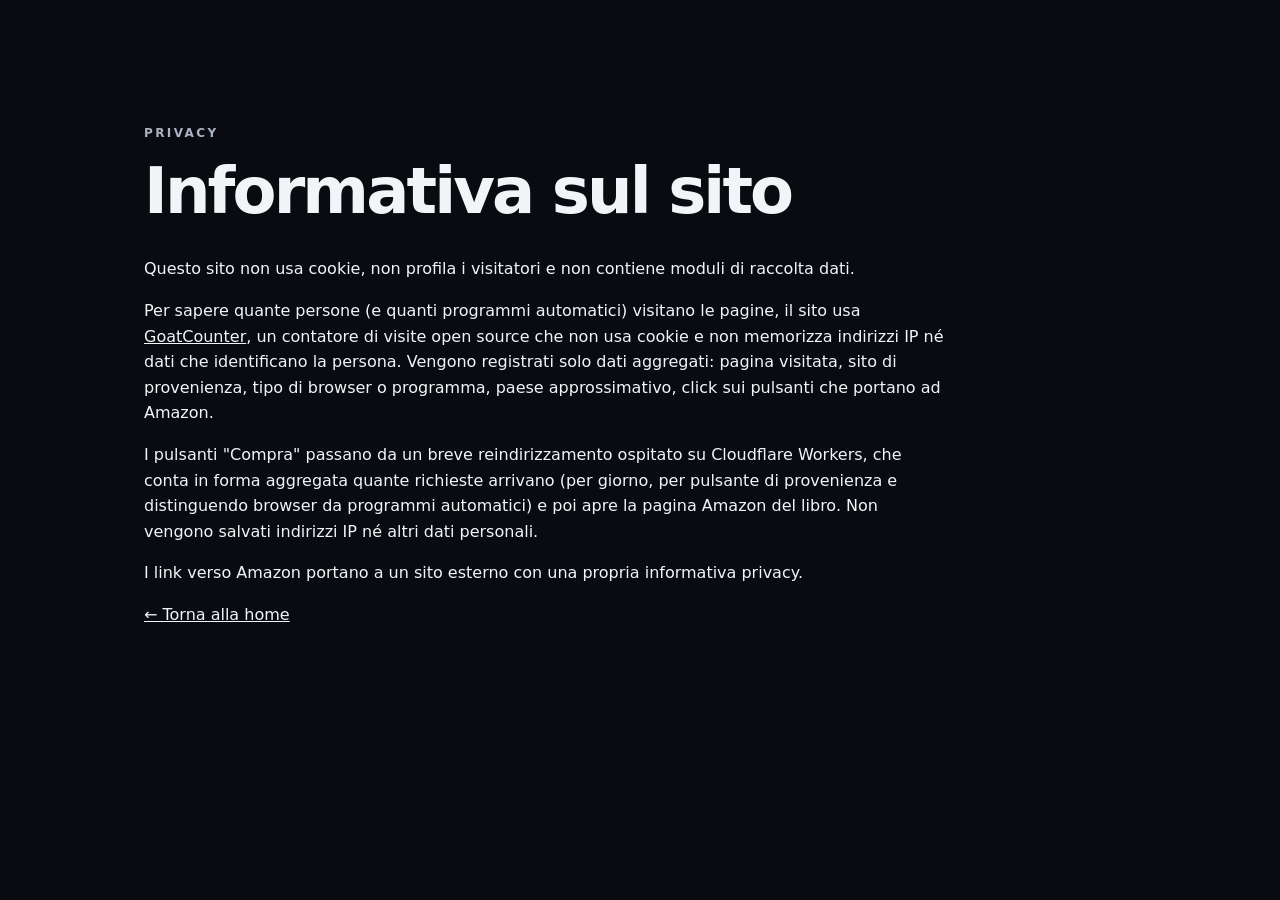
<file: privacy.html>
<!doctype html>
<html lang="it">
<head>
  <meta charset="utf-8">
  <meta name="viewport" content="width=device-width, initial-scale=1">
  <title>Privacy — Claude Delavill</title>
  <meta name="robots" content="noindex">
  <link rel="stylesheet" href="styles.css">
</head>
<body>
  <main class="section">
    <p class="eyebrow">PRIVACY</p>
    <h2>Informativa sul sito</h2>
    <p>Questo sito non usa cookie, non profila i visitatori e non contiene moduli di raccolta dati.</p>
    <p>Per sapere quante persone (e quanti programmi automatici) visitano le pagine, il sito usa <a href="https://www.goatcounter.com">GoatCounter</a>, un contatore di visite open source che non usa cookie e non memorizza indirizzi IP né dati che identificano la persona. Vengono registrati solo dati aggregati: pagina visitata, sito di provenienza, tipo di browser o programma, paese approssimativo, click sui pulsanti che portano ad Amazon.</p>
    <p>I pulsanti "Compra" passano da un breve reindirizzamento ospitato su Cloudflare Workers, che conta in forma aggregata quante richieste arrivano (per giorno, per pulsante di provenienza e distinguendo browser da programmi automatici) e poi apre la pagina Amazon del libro. Non vengono salvati indirizzi IP né altri dati personali.</p>
    <p>I link verso Amazon portano a un sito esterno con una propria informativa privacy.</p>
    <p><a href="/">← Torna alla home</a></p>
  </main>
</body>
</html>
</file>
<file: styles.css>
:root{--bg:#090b10;--panel:#0f131c;--ink:#f2f5f8;--muted:#aab3c2;--line:#252c38;--glow:#dce8ff;--accent:#ffffff;--max:1120px}*{box-sizing:border-box}html{scroll-behavior:smooth}body{margin:0;background:var(--bg);color:var(--ink);font-family:Inter,ui-sans-serif,system-ui,-apple-system,BlinkMacSystemFont,"Segoe UI",sans-serif;line-height:1.6}a{color:inherit}.skip{position:absolute;left:-9999px}.skip:focus{left:1rem;top:1rem;background:white;color:black;padding:.5rem;z-index:100}.hero{min-height:100vh;padding:0 5vw;background:radial-gradient(circle at 75% 45%,#1c2638 0,transparent 28%),linear-gradient(180deg,#080a0e,#0b0e14)}.nav{max-width:var(--max);margin:auto;padding:1.4rem 0;display:flex;align-items:center;justify-content:space-between;border-bottom:1px solid var(--line)}.brand{font-weight:800;letter-spacing:.18em;text-decoration:none;font-size:.82rem}.links{display:flex;gap:1.4rem}.links a{text-decoration:none;color:var(--muted);font-size:.9rem}.hero-grid{max-width:var(--max);margin:auto;min-height:calc(100vh - 80px);display:grid;grid-template-columns:1.05fr .95fr;align-items:center;gap:3rem}.eyebrow{font-size:.75rem;letter-spacing:.2em;color:var(--muted);font-weight:800}h1{font-size:clamp(3.8rem,9vw,8.7rem);line-height:.82;margin:.25em 0 .15em;letter-spacing:-.065em}.subtitle{font-size:1.2rem;color:var(--muted);margin-bottom:2.5rem}.hook{font-size:clamp(1.15rem,2vw,1.55rem);max-width:650px}.actions{display:flex;gap:1rem;flex-wrap:wrap;margin-top:2.3rem}.button{display:inline-block;text-decoration:none;padding:.9rem 1.2rem;border:1px solid var(--line);font-weight:700;border-radius:999px}.primary{background:var(--accent);color:#080a0e;border-color:white}.ghost{color:var(--ink)}.hero-cover{margin:0;display:flex;justify-content:center;align-items:center;min-height:480px}.hero-cover img{display:block;width:min(100%,360px);height:auto;max-height:70vh;object-fit:contain;border-radius:18px;box-shadow:0 28px 80px rgba(0,0,0,.45),0 0 0 1px rgba(255,255,255,.05)}.section{max-width:var(--max);margin:auto;padding:7rem 5vw}.section h2{font-size:clamp(2.3rem,5vw,4.8rem);line-height:1.02;letter-spacing:-.045em;margin:.25em 0 .5em;max-width:850px}.lead{font-size:1.25rem;color:#d9dfe8;max-width:800px}.section p:not(.eyebrow){max-width:800px}.dark{max-width:none;background:#050609;border-top:1px solid var(--line);border-bottom:1px solid var(--line)}.quote{max-width:var(--max);margin:auto;padding:1rem 5vw;font:700 clamp(1.3rem,3vw,2.4rem)/1.4 ui-monospace,SFMono-Regular,Menlo,monospace}.quote p{margin:.25em 0}.code{display:inline-block;color:#9fb1ce;font-size:.7rem;letter-spacing:.18em;margin-bottom:1.3rem}.cards{display:grid;grid-template-columns:repeat(3,1fr);gap:1rem;margin-top:2.5rem}.card{background:var(--panel);border:1px solid var(--line);padding:1.5rem;border-radius:18px}.card h3{margin-top:0}.card span{display:inline-block;font-size:.7rem;letter-spacing:.15em;font-weight:800;border:1px solid var(--line);padding:.35rem .55rem;border-radius:999px;color:#c7d1df}.manifesto{text-align:center}.manifesto h2,.manifesto p{margin-left:auto;margin-right:auto}.statement{font-size:1.6rem;font-weight:700}details{max-width:800px;border-top:1px solid var(--line);padding:1.1rem 0}details:last-of-type{border-bottom:1px solid var(--line)}summary{cursor:pointer;font-weight:800}.bottom{margin-top:2rem}footer{border-top:1px solid var(--line);padding:3rem 5vw;color:var(--muted);text-align:center}.small{font-size:.82rem;margin:.35rem auto}@media(max-width:780px){.links{display:none}.hero-grid{grid-template-columns:1fr;padding-top:3rem}.hero-cover{min-height:auto;padding:1rem 0 4rem}.hero-cover img{width:min(82vw,360px);max-height:none}.cards{grid-template-columns:1fr}.section{padding:5rem 6vw}}@media(prefers-reduced-motion:reduce){html{scroll-behavior:auto}}
</file>
